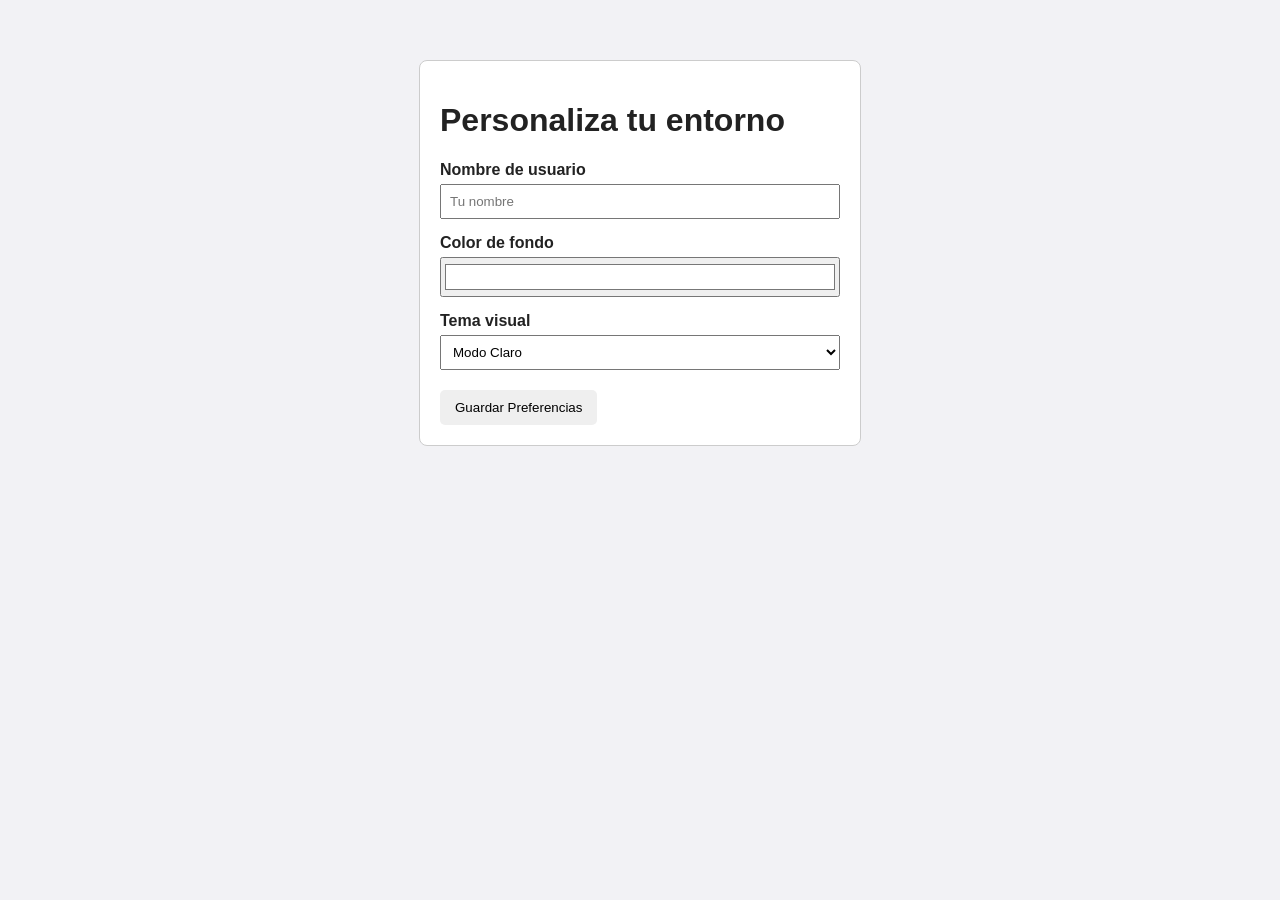
<file: index.html>
<!DOCTYPE html>
<html lang="es">

<head>
    <meta charset="UTF-8">
    <meta name="viewport" content="width=device-width, initial-scale=1">
    <title>Personalizador de interfaz</title>
    <link rel="stylesheet" href="styles.css">
</head>

<body>
    <main class="panel">
        <h1>Personaliza tu entorno</h1>

        <!-- Contenedor vacío: el bloque de bienvenida se inyecta desde script.js -->
        <div id="contenedor-bienvenida"></div>

        <form id="formulario" autocomplete="off">
            <label for="nombre-usuario">Nombre de usuario</label>
            <input type="text" id="nombre-usuario" placeholder="Tu nombre">

            <label for="color-fondo">Color de fondo</label>
            <input type="color" id="color-fondo" value="#ffffff">

            <label for="tema-visual">Tema visual</label>
            <select id="tema-visual">
                <option value="claro">Modo Claro</option>
                <option value="oscuro">Modo Oscuro</option>
            </select>

            <div class="acciones">
                <!-- type="submit": al pulsarlo se dispara el evento "submit" del formulario -->
                <button type="submit">Guardar Preferencias</button>
            </div>
        </form>
    </main>

    <script src="script.js"></script>
</body>

</html>
</file>
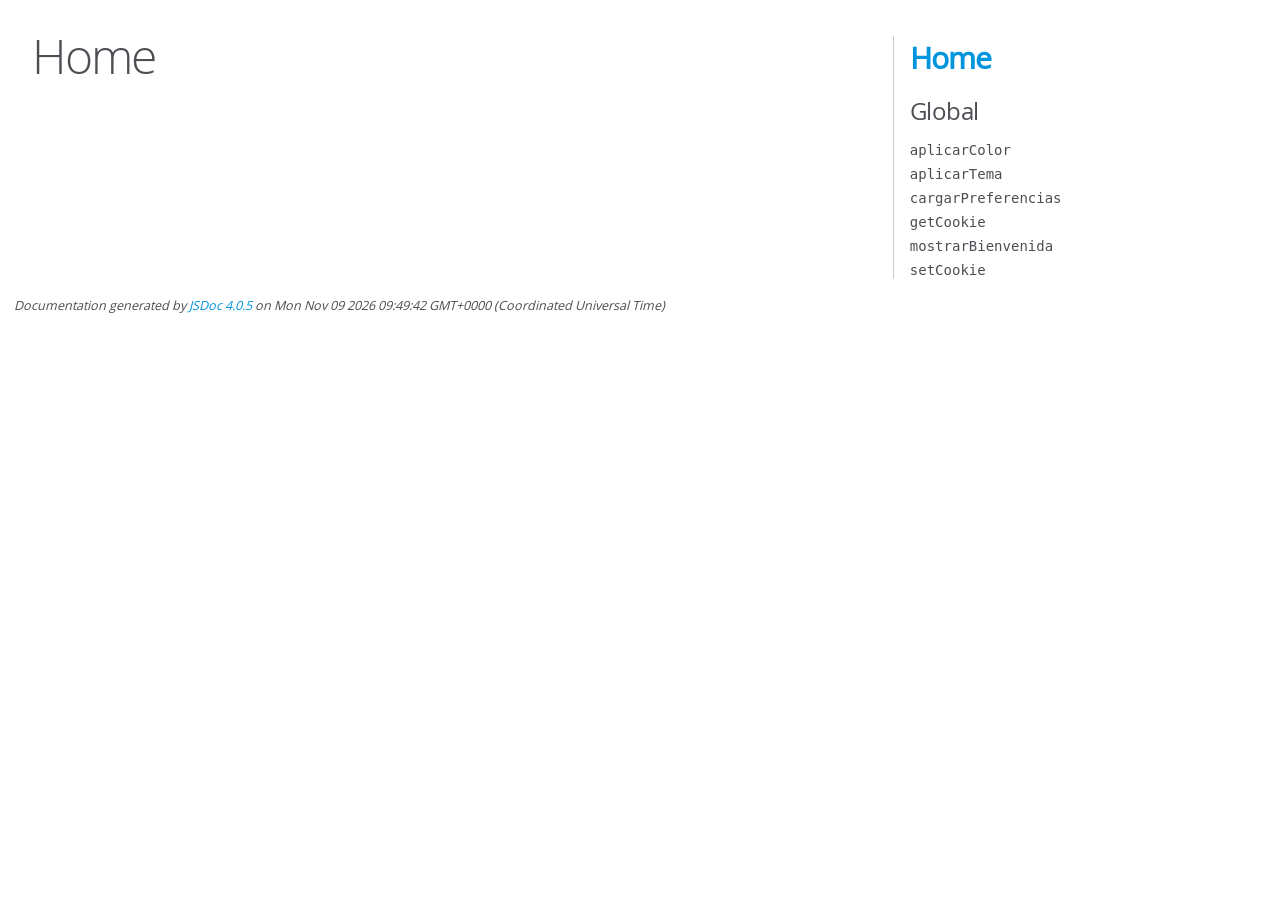
<file: documentacion/index.html>
<!DOCTYPE html>
<html lang="en">
<head>
    <meta charset="utf-8">
    <title>JSDoc: Home</title>

    <script src="scripts/prettify/prettify.js"> </script>
    <script src="scripts/prettify/lang-css.js"> </script>
    <!--[if lt IE 9]>
      <script src="//html5shiv.googlecode.com/svn/trunk/html5.js"></script>
    <![endif]-->
    <link type="text/css" rel="stylesheet" href="styles/prettify-tomorrow.css">
    <link type="text/css" rel="stylesheet" href="styles/jsdoc-default.css">
</head>

<body>

<div id="main">

    <h1 class="page-title">Home</h1>

    



    


    <h3> </h3>










    









</div>

<nav>
    <h2><a href="index.html">Home</a></h2><h3>Global</h3><ul><li><a href="global.html#aplicarColor">aplicarColor</a></li><li><a href="global.html#aplicarTema">aplicarTema</a></li><li><a href="global.html#cargarPreferencias">cargarPreferencias</a></li><li><a href="global.html#getCookie">getCookie</a></li><li><a href="global.html#mostrarBienvenida">mostrarBienvenida</a></li><li><a href="global.html#setCookie">setCookie</a></li></ul>
</nav>

<br class="clear">

<footer>
    Documentation generated by <a href="https://github.com/jsdoc/jsdoc">JSDoc 4.0.5</a> on Mon Nov 09 2026 09:49:42 GMT+0000 (Coordinated Universal Time)
</footer>

<script> prettyPrint(); </script>
<script src="scripts/linenumber.js"> </script>
</body>
</html>
</file>
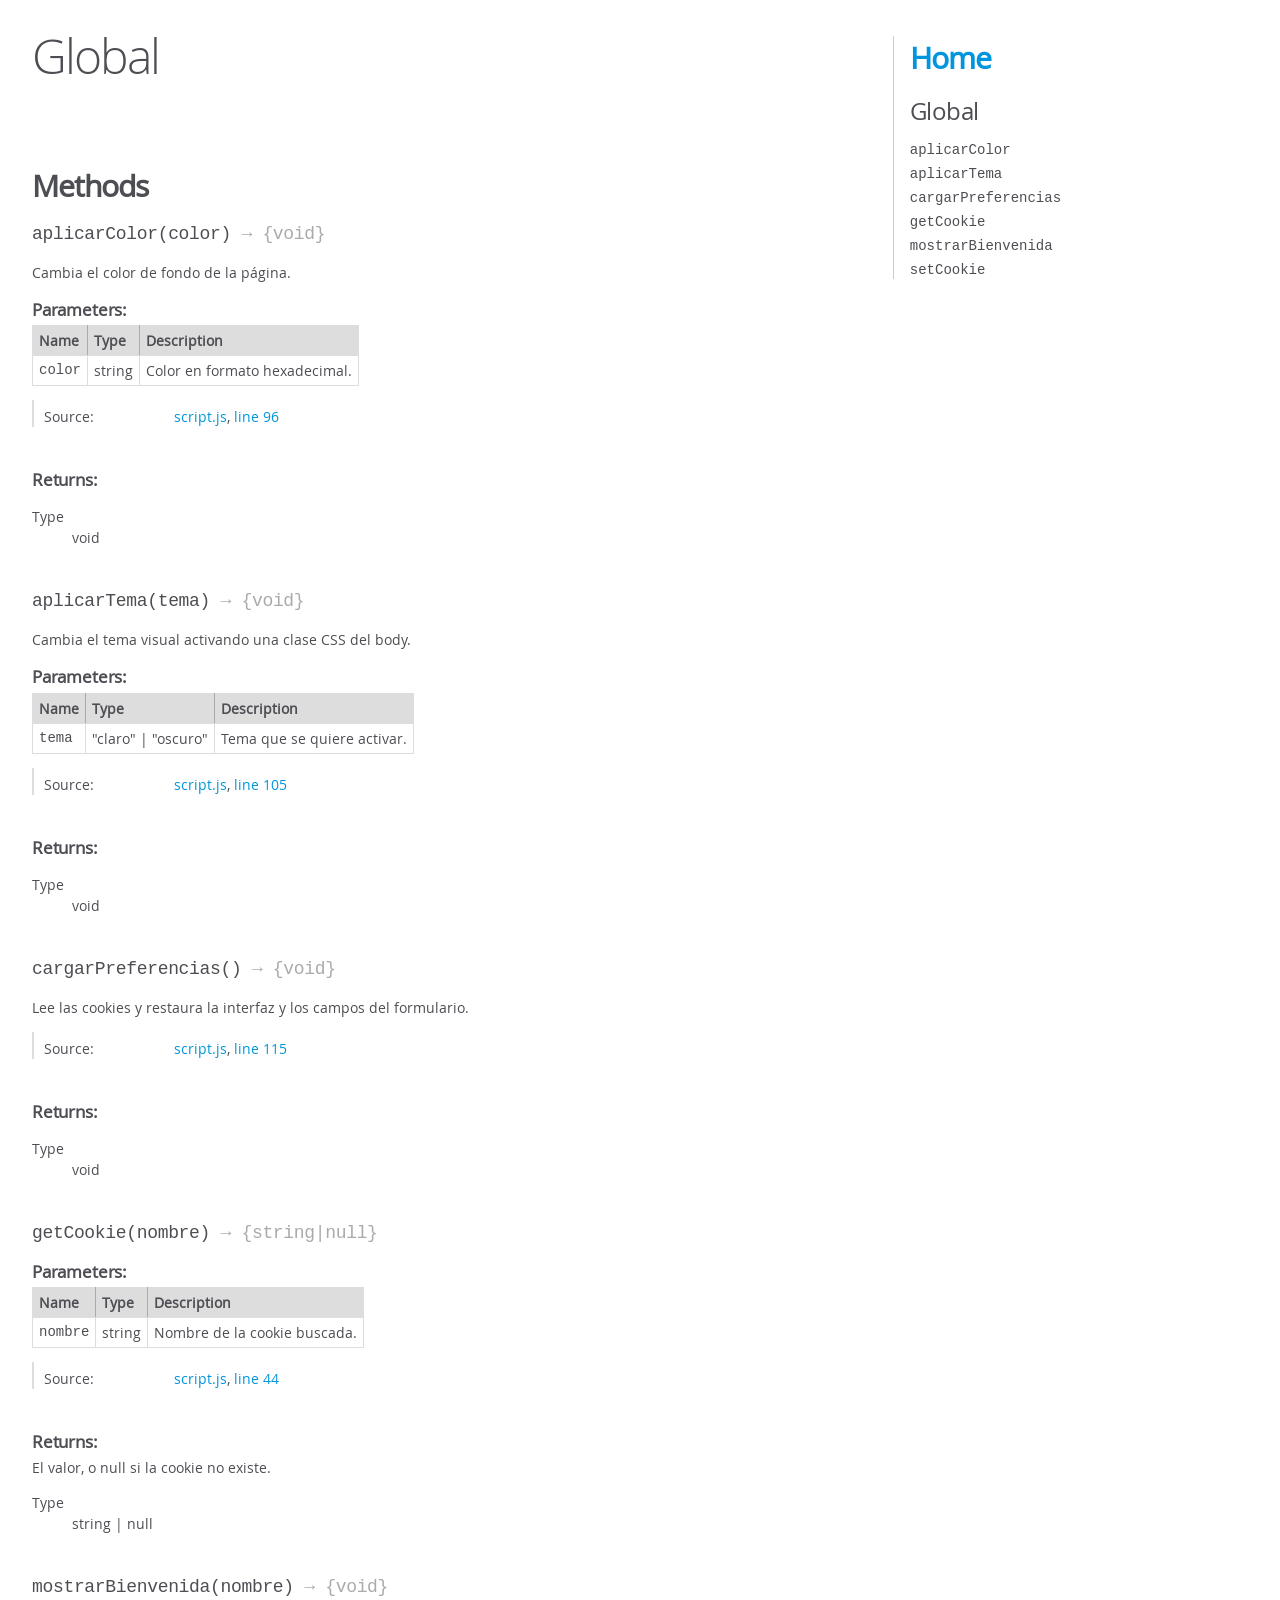
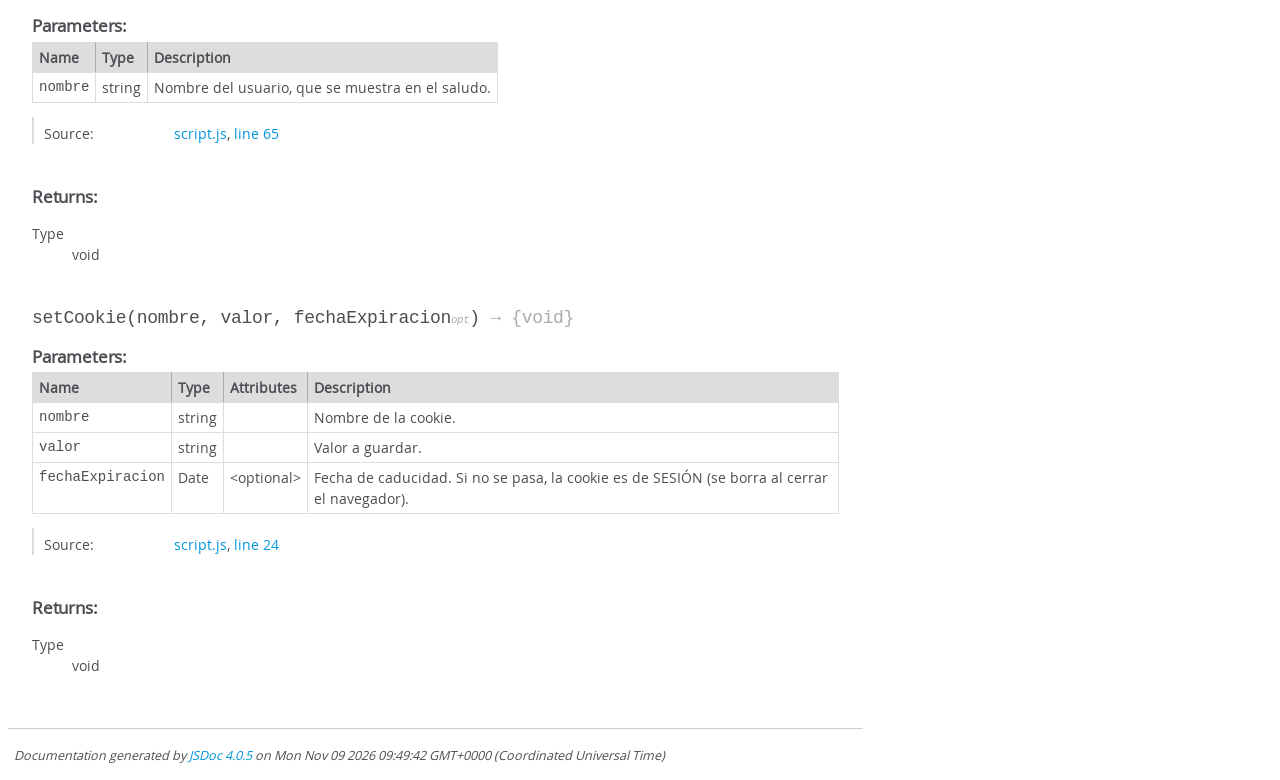
<file: documentacion/global.html>
<!DOCTYPE html>
<html lang="en">
<head>
    <meta charset="utf-8">
    <title>JSDoc: Global</title>

    <script src="scripts/prettify/prettify.js"> </script>
    <script src="scripts/prettify/lang-css.js"> </script>
    <!--[if lt IE 9]>
      <script src="//html5shiv.googlecode.com/svn/trunk/html5.js"></script>
    <![endif]-->
    <link type="text/css" rel="stylesheet" href="styles/prettify-tomorrow.css">
    <link type="text/css" rel="stylesheet" href="styles/jsdoc-default.css">
</head>

<body>

<div id="main">

    <h1 class="page-title">Global</h1>

    




<section>

<header>
    
        <h2></h2>
        
    
</header>

<article>
    <div class="container-overview">
    
        

        


<dl class="details">

    

    

    

    

    

    

    

    

    

    

    

    

    

    

    

    
</dl>


        
    
    </div>

    

    

    

    

    

    

    

    
        <h3 class="subsection-title">Methods</h3>

        
            

    

    
    <h4 class="name" id="aplicarColor"><span class="type-signature"></span>aplicarColor<span class="signature">(color)</span><span class="type-signature"> &rarr; {void}</span></h4>
    

    



<div class="description">
    Cambia el color de fondo de la página.
</div>









    <h5>Parameters:</h5>
    

<table class="params">
    <thead>
    <tr>
        
        <th>Name</th>
        

        <th>Type</th>

        

        

        <th class="last">Description</th>
    </tr>
    </thead>

    <tbody>
    

        <tr>
            
                <td class="name"><code>color</code></td>
            

            <td class="type">
            
                
<span class="param-type">string</span>


            
            </td>

            

            

            <td class="description last">Color en formato hexadecimal.</td>
        </tr>

    
    </tbody>
</table>






<dl class="details">

    

    

    

    

    

    

    

    

    

    

    

    

    
    <dt class="tag-source">Source:</dt>
    <dd class="tag-source"><ul class="dummy"><li>
        <a href="script.js.html">script.js</a>, <a href="script.js.html#line96">line 96</a>
    </li></ul></dd>
    

    

    

    
</dl>















<h5>Returns:</h5>

        


<dl>
    <dt>
        Type
    </dt>
    <dd>
        
<span class="param-type">void</span>


    </dd>
</dl>

    





        
            

    

    
    <h4 class="name" id="aplicarTema"><span class="type-signature"></span>aplicarTema<span class="signature">(tema)</span><span class="type-signature"> &rarr; {void}</span></h4>
    

    



<div class="description">
    Cambia el tema visual activando una clase CSS del body.
</div>









    <h5>Parameters:</h5>
    

<table class="params">
    <thead>
    <tr>
        
        <th>Name</th>
        

        <th>Type</th>

        

        

        <th class="last">Description</th>
    </tr>
    </thead>

    <tbody>
    

        <tr>
            
                <td class="name"><code>tema</code></td>
            

            <td class="type">
            
                
<span class="param-type">"claro"</span>
|

<span class="param-type">"oscuro"</span>


            
            </td>

            

            

            <td class="description last">Tema que se quiere activar.</td>
        </tr>

    
    </tbody>
</table>






<dl class="details">

    

    

    

    

    

    

    

    

    

    

    

    

    
    <dt class="tag-source">Source:</dt>
    <dd class="tag-source"><ul class="dummy"><li>
        <a href="script.js.html">script.js</a>, <a href="script.js.html#line105">line 105</a>
    </li></ul></dd>
    

    

    

    
</dl>















<h5>Returns:</h5>

        


<dl>
    <dt>
        Type
    </dt>
    <dd>
        
<span class="param-type">void</span>


    </dd>
</dl>

    





        
            

    

    
    <h4 class="name" id="cargarPreferencias"><span class="type-signature"></span>cargarPreferencias<span class="signature">()</span><span class="type-signature"> &rarr; {void}</span></h4>
    

    



<div class="description">
    Lee las cookies y restaura la interfaz y los campos del formulario.
</div>













<dl class="details">

    

    

    

    

    

    

    

    

    

    

    

    

    
    <dt class="tag-source">Source:</dt>
    <dd class="tag-source"><ul class="dummy"><li>
        <a href="script.js.html">script.js</a>, <a href="script.js.html#line115">line 115</a>
    </li></ul></dd>
    

    

    

    
</dl>















<h5>Returns:</h5>

        


<dl>
    <dt>
        Type
    </dt>
    <dd>
        
<span class="param-type">void</span>


    </dd>
</dl>

    





        
            

    

    
    <h4 class="name" id="getCookie"><span class="type-signature"></span>getCookie<span class="signature">(nombre)</span><span class="type-signature"> &rarr; {string|null}</span></h4>
    

    











    <h5>Parameters:</h5>
    

<table class="params">
    <thead>
    <tr>
        
        <th>Name</th>
        

        <th>Type</th>

        

        

        <th class="last">Description</th>
    </tr>
    </thead>

    <tbody>
    

        <tr>
            
                <td class="name"><code>nombre</code></td>
            

            <td class="type">
            
                
<span class="param-type">string</span>


            
            </td>

            

            

            <td class="description last">Nombre de la cookie buscada.</td>
        </tr>

    
    </tbody>
</table>






<dl class="details">

    

    

    

    

    

    

    

    

    

    

    

    

    
    <dt class="tag-source">Source:</dt>
    <dd class="tag-source"><ul class="dummy"><li>
        <a href="script.js.html">script.js</a>, <a href="script.js.html#line44">line 44</a>
    </li></ul></dd>
    

    

    

    
</dl>















<h5>Returns:</h5>

        
<div class="param-desc">
    El valor, o null si la cookie no existe.
</div>



<dl>
    <dt>
        Type
    </dt>
    <dd>
        
<span class="param-type">string</span>
|

<span class="param-type">null</span>


    </dd>
</dl>

    





        
            

    

    
    <h4 class="name" id="mostrarBienvenida"><span class="type-signature"></span>mostrarBienvenida<span class="signature">(nombre)</span><span class="type-signature"> &rarr; {void}</span></h4>
    

    











    <h5>Parameters:</h5>
    

<table class="params">
    <thead>
    <tr>
        
        <th>Name</th>
        

        <th>Type</th>

        

        

        <th class="last">Description</th>
    </tr>
    </thead>

    <tbody>
    

        <tr>
            
                <td class="name"><code>nombre</code></td>
            

            <td class="type">
            
                
<span class="param-type">string</span>


            
            </td>

            

            

            <td class="description last">Nombre del usuario, que se muestra en el saludo.</td>
        </tr>

    
    </tbody>
</table>






<dl class="details">

    

    

    

    

    

    

    

    

    

    

    

    

    
    <dt class="tag-source">Source:</dt>
    <dd class="tag-source"><ul class="dummy"><li>
        <a href="script.js.html">script.js</a>, <a href="script.js.html#line65">line 65</a>
    </li></ul></dd>
    

    

    

    
</dl>















<h5>Returns:</h5>

        


<dl>
    <dt>
        Type
    </dt>
    <dd>
        
<span class="param-type">void</span>


    </dd>
</dl>

    





        
            

    

    
    <h4 class="name" id="setCookie"><span class="type-signature"></span>setCookie<span class="signature">(nombre, valor, fechaExpiracion<span class="signature-attributes">opt</span>)</span><span class="type-signature"> &rarr; {void}</span></h4>
    

    











    <h5>Parameters:</h5>
    

<table class="params">
    <thead>
    <tr>
        
        <th>Name</th>
        

        <th>Type</th>

        
        <th>Attributes</th>
        

        

        <th class="last">Description</th>
    </tr>
    </thead>

    <tbody>
    

        <tr>
            
                <td class="name"><code>nombre</code></td>
            

            <td class="type">
            
                
<span class="param-type">string</span>


            
            </td>

            
                <td class="attributes">
                

                

                
                </td>
            

            

            <td class="description last">Nombre de la cookie.</td>
        </tr>

    

        <tr>
            
                <td class="name"><code>valor</code></td>
            

            <td class="type">
            
                
<span class="param-type">string</span>


            
            </td>

            
                <td class="attributes">
                

                

                
                </td>
            

            

            <td class="description last">Valor a guardar.</td>
        </tr>

    

        <tr>
            
                <td class="name"><code>fechaExpiracion</code></td>
            

            <td class="type">
            
                
<span class="param-type">Date</span>


            
            </td>

            
                <td class="attributes">
                
                    &lt;optional><br>
                

                

                
                </td>
            

            

            <td class="description last">Fecha de caducidad. Si no se pasa,
  la cookie es de SESIÓN (se borra al cerrar el navegador).</td>
        </tr>

    
    </tbody>
</table>






<dl class="details">

    

    

    

    

    

    

    

    

    

    

    

    

    
    <dt class="tag-source">Source:</dt>
    <dd class="tag-source"><ul class="dummy"><li>
        <a href="script.js.html">script.js</a>, <a href="script.js.html#line24">line 24</a>
    </li></ul></dd>
    

    

    

    
</dl>















<h5>Returns:</h5>

        


<dl>
    <dt>
        Type
    </dt>
    <dd>
        
<span class="param-type">void</span>


    </dd>
</dl>

    





        
    

    

    
</article>

</section>




</div>

<nav>
    <h2><a href="index.html">Home</a></h2><h3>Global</h3><ul><li><a href="global.html#aplicarColor">aplicarColor</a></li><li><a href="global.html#aplicarTema">aplicarTema</a></li><li><a href="global.html#cargarPreferencias">cargarPreferencias</a></li><li><a href="global.html#getCookie">getCookie</a></li><li><a href="global.html#mostrarBienvenida">mostrarBienvenida</a></li><li><a href="global.html#setCookie">setCookie</a></li></ul>
</nav>

<br class="clear">

<footer>
    Documentation generated by <a href="https://github.com/jsdoc/jsdoc">JSDoc 4.0.5</a> on Mon Nov 09 2026 09:49:42 GMT+0000 (Coordinated Universal Time)
</footer>

<script> prettyPrint(); </script>
<script src="scripts/linenumber.js"> </script>
</body>
</html>
</file>
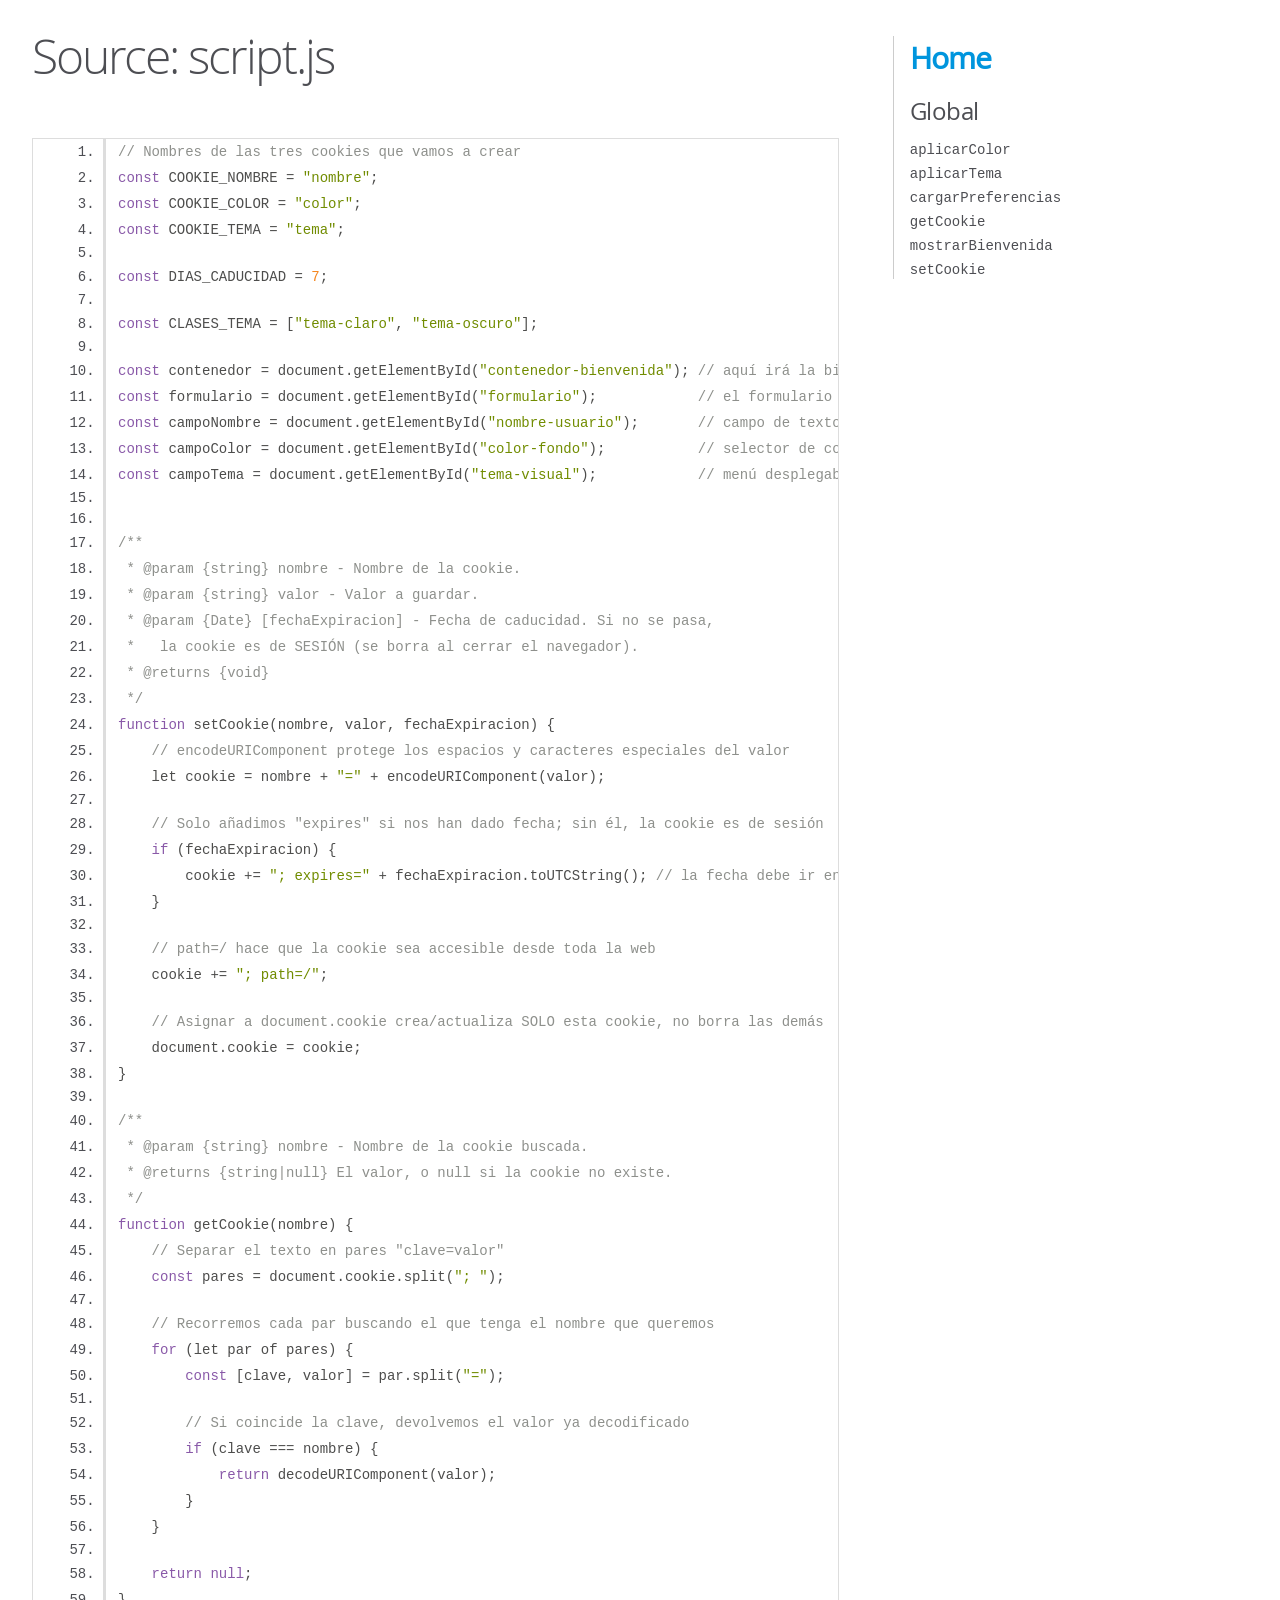
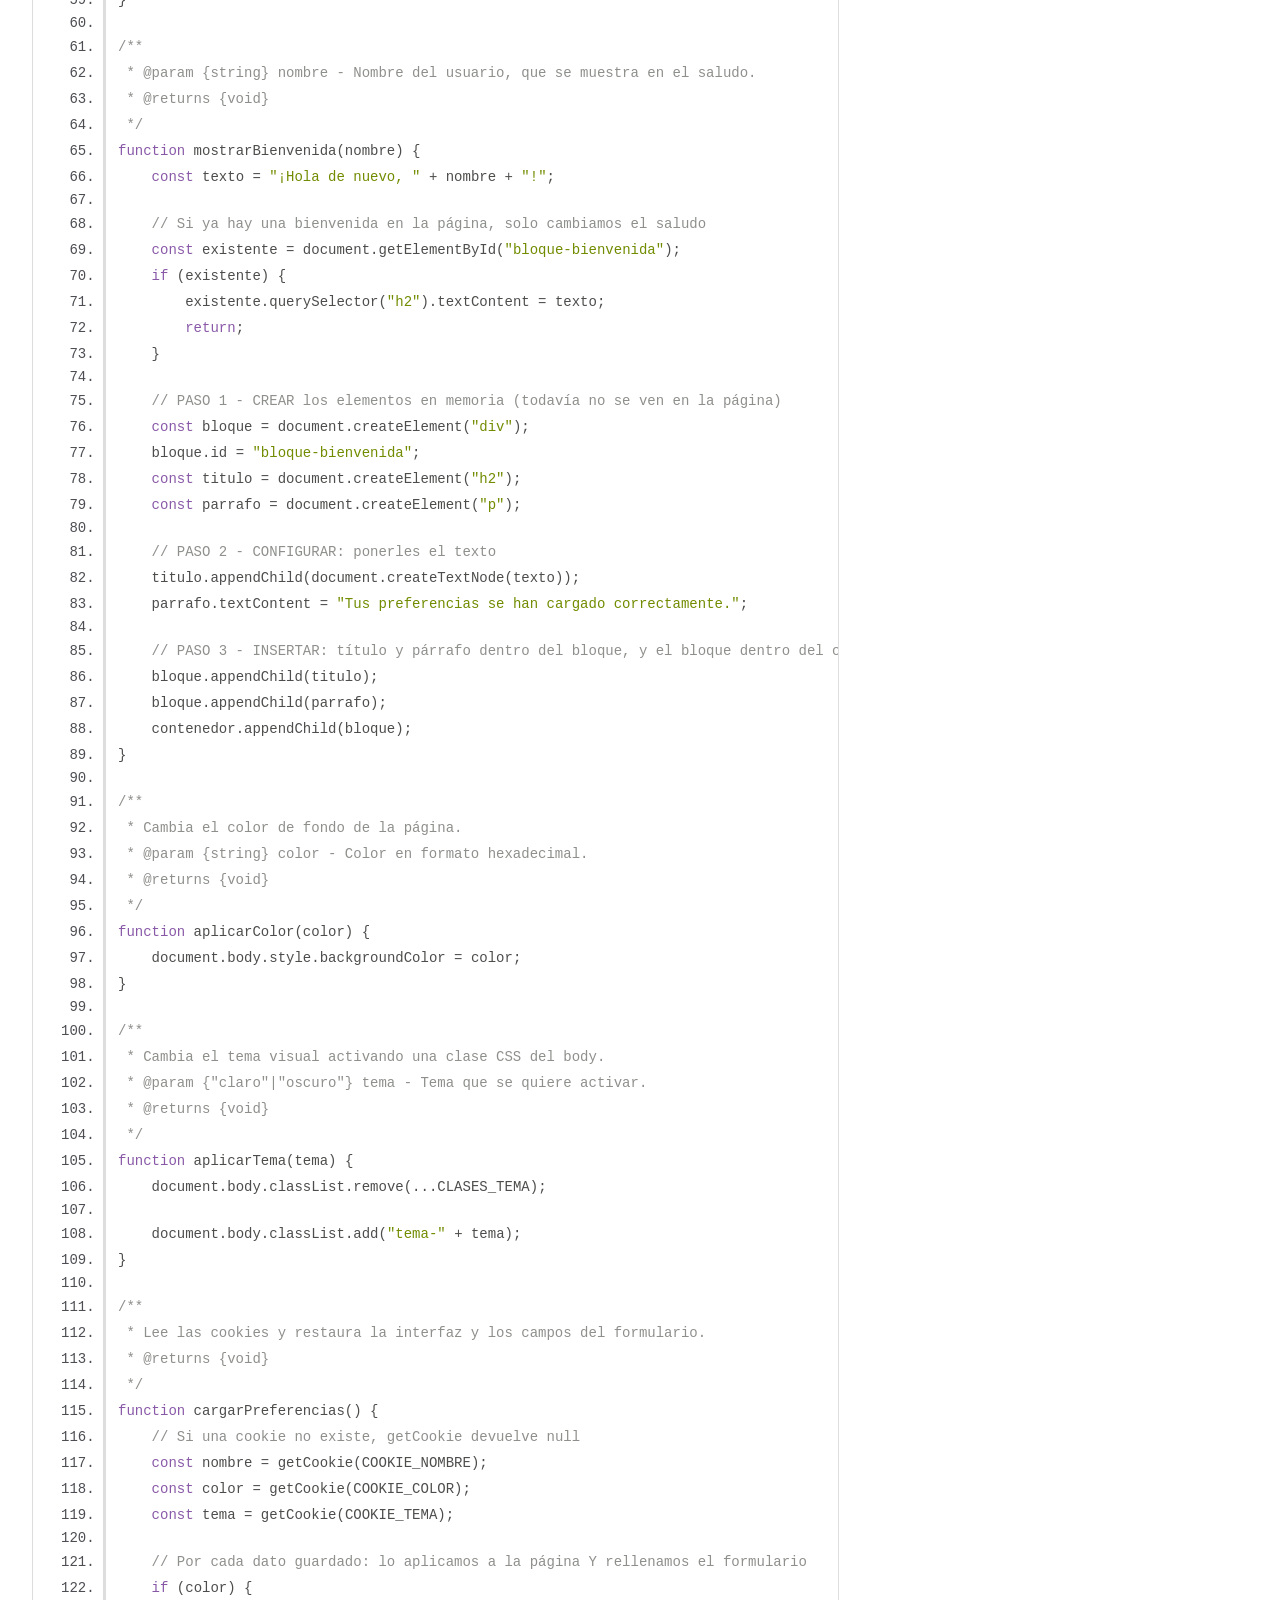
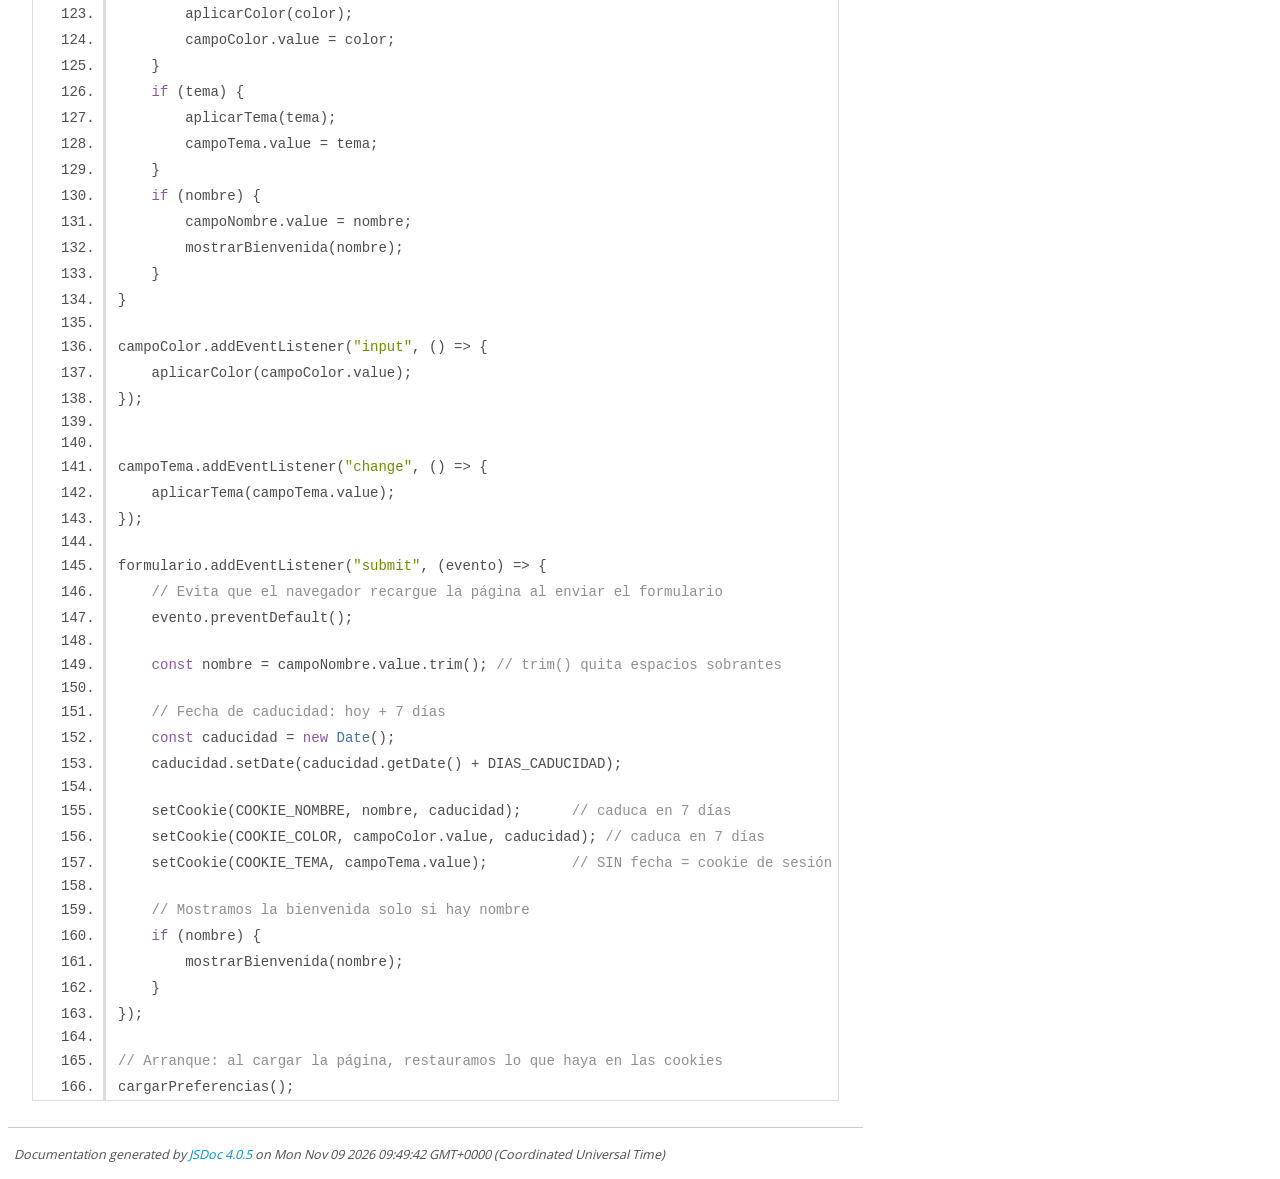
<file: documentacion/script.js.html>
<!DOCTYPE html>
<html lang="en">
<head>
    <meta charset="utf-8">
    <title>JSDoc: Source: script.js</title>

    <script src="scripts/prettify/prettify.js"> </script>
    <script src="scripts/prettify/lang-css.js"> </script>
    <!--[if lt IE 9]>
      <script src="//html5shiv.googlecode.com/svn/trunk/html5.js"></script>
    <![endif]-->
    <link type="text/css" rel="stylesheet" href="styles/prettify-tomorrow.css">
    <link type="text/css" rel="stylesheet" href="styles/jsdoc-default.css">
</head>

<body>

<div id="main">

    <h1 class="page-title">Source: script.js</h1>

    



    
    <section>
        <article>
            <pre class="prettyprint source linenums"><code>// Nombres de las tres cookies que vamos a crear
const COOKIE_NOMBRE = "nombre";
const COOKIE_COLOR = "color";
const COOKIE_TEMA = "tema";

const DIAS_CADUCIDAD = 7;

const CLASES_TEMA = ["tema-claro", "tema-oscuro"];

const contenedor = document.getElementById("contenedor-bienvenida"); // aquí irá la bienvenida
const formulario = document.getElementById("formulario");            // el formulario entero
const campoNombre = document.getElementById("nombre-usuario");       // campo de texto
const campoColor = document.getElementById("color-fondo");           // selector de color
const campoTema = document.getElementById("tema-visual");            // menú desplegable


/**
 * @param {string} nombre - Nombre de la cookie.
 * @param {string} valor - Valor a guardar.
 * @param {Date} [fechaExpiracion] - Fecha de caducidad. Si no se pasa,
 *   la cookie es de SESIÓN (se borra al cerrar el navegador).
 * @returns {void}
 */
function setCookie(nombre, valor, fechaExpiracion) {
    // encodeURIComponent protege los espacios y caracteres especiales del valor
    let cookie = nombre + "=" + encodeURIComponent(valor);

    // Solo añadimos "expires" si nos han dado fecha; sin él, la cookie es de sesión
    if (fechaExpiracion) {
        cookie += "; expires=" + fechaExpiracion.toUTCString(); // la fecha debe ir en formato UTC
    }

    // path=/ hace que la cookie sea accesible desde toda la web
    cookie += "; path=/";

    // Asignar a document.cookie crea/actualiza SOLO esta cookie, no borra las demás
    document.cookie = cookie;
}

/**
 * @param {string} nombre - Nombre de la cookie buscada.
 * @returns {string|null} El valor, o null si la cookie no existe.
 */
function getCookie(nombre) {
    // Separar el texto en pares "clave=valor"
    const pares = document.cookie.split("; ");

    // Recorremos cada par buscando el que tenga el nombre que queremos
    for (let par of pares) {
        const [clave, valor] = par.split("=");

        // Si coincide la clave, devolvemos el valor ya decodificado
        if (clave === nombre) {
            return decodeURIComponent(valor);
        }
    }

    return null;
}

/**
 * @param {string} nombre - Nombre del usuario, que se muestra en el saludo.
 * @returns {void}
 */
function mostrarBienvenida(nombre) {
    const texto = "¡Hola de nuevo, " + nombre + "!";

    // Si ya hay una bienvenida en la página, solo cambiamos el saludo
    const existente = document.getElementById("bloque-bienvenida");
    if (existente) {
        existente.querySelector("h2").textContent = texto;
        return;
    }

    // PASO 1 - CREAR los elementos en memoria (todavía no se ven en la página)
    const bloque = document.createElement("div");
    bloque.id = "bloque-bienvenida";
    const titulo = document.createElement("h2");
    const parrafo = document.createElement("p");

    // PASO 2 - CONFIGURAR: ponerles el texto
    titulo.appendChild(document.createTextNode(texto));
    parrafo.textContent = "Tus preferencias se han cargado correctamente.";

    // PASO 3 - INSERTAR: título y párrafo dentro del bloque, y el bloque dentro del contenedor que ya existe en el HTML
    bloque.appendChild(titulo);
    bloque.appendChild(parrafo);
    contenedor.appendChild(bloque);
}

/**
 * Cambia el color de fondo de la página.
 * @param {string} color - Color en formato hexadecimal.
 * @returns {void}
 */
function aplicarColor(color) {
    document.body.style.backgroundColor = color;
}

/**
 * Cambia el tema visual activando una clase CSS del body.
 * @param {"claro"|"oscuro"} tema - Tema que se quiere activar.
 * @returns {void}
 */
function aplicarTema(tema) {
    document.body.classList.remove(...CLASES_TEMA);

    document.body.classList.add("tema-" + tema);
}

/**
 * Lee las cookies y restaura la interfaz y los campos del formulario.
 * @returns {void}
 */
function cargarPreferencias() {
    // Si una cookie no existe, getCookie devuelve null
    const nombre = getCookie(COOKIE_NOMBRE);
    const color = getCookie(COOKIE_COLOR);
    const tema = getCookie(COOKIE_TEMA);

    // Por cada dato guardado: lo aplicamos a la página Y rellenamos el formulario
    if (color) {
        aplicarColor(color);
        campoColor.value = color;
    }
    if (tema) {
        aplicarTema(tema);
        campoTema.value = tema;
    }
    if (nombre) {
        campoNombre.value = nombre;
        mostrarBienvenida(nombre);
    }
}

campoColor.addEventListener("input", () => {
    aplicarColor(campoColor.value);
});


campoTema.addEventListener("change", () => {
    aplicarTema(campoTema.value);
});

formulario.addEventListener("submit", (evento) => {
    // Evita que el navegador recargue la página al enviar el formulario
    evento.preventDefault();

    const nombre = campoNombre.value.trim(); // trim() quita espacios sobrantes

    // Fecha de caducidad: hoy + 7 días
    const caducidad = new Date();
    caducidad.setDate(caducidad.getDate() + DIAS_CADUCIDAD);

    setCookie(COOKIE_NOMBRE, nombre, caducidad);      // caduca en 7 días
    setCookie(COOKIE_COLOR, campoColor.value, caducidad); // caduca en 7 días
    setCookie(COOKIE_TEMA, campoTema.value);          // SIN fecha = cookie de sesión

    // Mostramos la bienvenida solo si hay nombre
    if (nombre) {
        mostrarBienvenida(nombre);
    }
});

// Arranque: al cargar la página, restauramos lo que haya en las cookies
cargarPreferencias();</code></pre>
        </article>
    </section>




</div>

<nav>
    <h2><a href="index.html">Home</a></h2><h3>Global</h3><ul><li><a href="global.html#aplicarColor">aplicarColor</a></li><li><a href="global.html#aplicarTema">aplicarTema</a></li><li><a href="global.html#cargarPreferencias">cargarPreferencias</a></li><li><a href="global.html#getCookie">getCookie</a></li><li><a href="global.html#mostrarBienvenida">mostrarBienvenida</a></li><li><a href="global.html#setCookie">setCookie</a></li></ul>
</nav>

<br class="clear">

<footer>
    Documentation generated by <a href="https://github.com/jsdoc/jsdoc">JSDoc 4.0.5</a> on Mon Nov 09 2026 09:49:42 GMT+0000 (Coordinated Universal Time)
</footer>

<script> prettyPrint(); </script>
<script src="scripts/linenumber.js"> </script>
</body>
</html>
</file>
<file: styles.css>
body {
    font-family: Arial, sans-serif;
    background-color: #f2f2f5;
    color: #222222;
    margin: 0;
    padding: 20px;
}

.panel {
    max-width: 400px;
    margin: 40px auto;
    padding: 20px;
    background-color: #ffffff;
    border: 1px solid #cccccc;
    border-radius: 8px;
}

#contenedor-bienvenida h2 {
    margin: 0 0 5px 0;
}

label {
    display: block;
    margin-top: 15px;
    margin-bottom: 5px;
    font-weight: bold;
}

input,
select {
    width: 100%;
    padding: 8px;
    box-sizing: border-box;
}

input[type="color"] {
    height: 40px;
    padding: 2px;
}

.acciones {
    margin-top: 20px;
}

button {
    padding: 10px 15px;
    border: none;
    border-radius: 5px;
}

body.tema-claro {
    color: #ffffff;
}

body.tema-oscuro {
    background-color: #1a1a1f;
    color: #f0f0f0;
}

body.tema-oscuro .panel {
    background-color: #2a2a33;
    border-color: #555555;
}

body.tema-oscuro input,
body.tema-oscuro select {
    background-color: #3a3a45;
    color: #f0f0f0;
    border: 1px solid #666666;
}
</file>
<file: documentacion/styles/prettify-tomorrow.css>
/* Tomorrow Theme */
/* Original theme - https://github.com/chriskempson/tomorrow-theme */
/* Pretty printing styles. Used with prettify.js. */
/* SPAN elements with the classes below are added by prettyprint. */
/* plain text */
.pln {
  color: #4d4d4c; }

@media screen {
  /* string content */
  .str {
    color: #718c00; }

  /* a keyword */
  .kwd {
    color: #8959a8; }

  /* a comment */
  .com {
    color: #8e908c; }

  /* a type name */
  .typ {
    color: #4271ae; }

  /* a literal value */
  .lit {
    color: #f5871f; }

  /* punctuation */
  .pun {
    color: #4d4d4c; }

  /* lisp open bracket */
  .opn {
    color: #4d4d4c; }

  /* lisp close bracket */
  .clo {
    color: #4d4d4c; }

  /* a markup tag name */
  .tag {
    color: #c82829; }

  /* a markup attribute name */
  .atn {
    color: #f5871f; }

  /* a markup attribute value */
  .atv {
    color: #3e999f; }

  /* a declaration */
  .dec {
    color: #f5871f; }

  /* a variable name */
  .var {
    color: #c82829; }

  /* a function name */
  .fun {
    color: #4271ae; } }
/* Use higher contrast and text-weight for printable form. */
@media print, projection {
  .str {
    color: #060; }

  .kwd {
    color: #006;
    font-weight: bold; }

  .com {
    color: #600;
    font-style: italic; }

  .typ {
    color: #404;
    font-weight: bold; }

  .lit {
    color: #044; }

  .pun, .opn, .clo {
    color: #440; }

  .tag {
    color: #006;
    font-weight: bold; }

  .atn {
    color: #404; }

  .atv {
    color: #060; } }
/* Style */
/*
pre.prettyprint {
  background: white;
  font-family: Consolas, Monaco, 'Andale Mono', monospace;
  font-size: 12px;
  line-height: 1.5;
  border: 1px solid #ccc;
  padding: 10px; }
*/

/* Specify class=linenums on a pre to get line numbering */
ol.linenums {
  margin-top: 0;
  margin-bottom: 0; }

/* IE indents via margin-left */
li.L0,
li.L1,
li.L2,
li.L3,
li.L4,
li.L5,
li.L6,
li.L7,
li.L8,
li.L9 {
  /* */ }

/* Alternate shading for lines */
li.L1,
li.L3,
li.L5,
li.L7,
li.L9 {
  /* */ }
</file>
<file: documentacion/styles/jsdoc-default.css>
@font-face {
    font-family: 'Open Sans';
    font-weight: normal;
    font-style: normal;
    src: url('../fonts/OpenSans-Regular-webfont.eot');
    src:
        local('Open Sans'),
        local('OpenSans'),
        url('../fonts/OpenSans-Regular-webfont.eot?#iefix') format('embedded-opentype'),
        url('../fonts/OpenSans-Regular-webfont.woff') format('woff'),
        url('../fonts/OpenSans-Regular-webfont.svg#open_sansregular') format('svg');
}

@font-face {
    font-family: 'Open Sans Light';
    font-weight: normal;
    font-style: normal;
    src: url('../fonts/OpenSans-Light-webfont.eot');
    src:
        local('Open Sans Light'),
        local('OpenSans Light'),
        url('../fonts/OpenSans-Light-webfont.eot?#iefix') format('embedded-opentype'),
        url('../fonts/OpenSans-Light-webfont.woff') format('woff'),
        url('../fonts/OpenSans-Light-webfont.svg#open_sanslight') format('svg');
}

html
{
    overflow: auto;
    background-color: #fff;
    font-size: 14px;
}

body
{
    font-family: 'Open Sans', sans-serif;
    line-height: 1.5;
    color: #4d4e53;
    background-color: white;
}

a, a:visited, a:active {
    color: #0095dd;
    text-decoration: none;
}

a:hover {
    text-decoration: underline;
}

header
{
    display: block;
    padding: 0px 4px;
}

tt, code, kbd, samp {
    font-family: Consolas, Monaco, 'Andale Mono', monospace;
}

.class-description {
    font-size: 130%;
    line-height: 140%;
    margin-bottom: 1em;
    margin-top: 1em;
}

.class-description:empty {
    margin: 0;
}

#main {
    float: left;
    width: 70%;
}

article dl {
    margin-bottom: 40px;
}

article img {
  max-width: 100%;
}

section
{
    display: block;
    background-color: #fff;
    padding: 12px 24px;
    border-bottom: 1px solid #ccc;
    margin-right: 30px;
}

.variation {
    display: none;
}

.signature-attributes {
    font-size: 60%;
    color: #aaa;
    font-style: italic;
    font-weight: lighter;
}

nav
{
    display: block;
    float: right;
    margin-top: 28px;
    width: 30%;
    box-sizing: border-box;
    border-left: 1px solid #ccc;
    padding-left: 16px;
}

nav ul {
    font-family: 'Lucida Grande', 'Lucida Sans Unicode', arial, sans-serif;
    font-size: 100%;
    line-height: 17px;
    padding: 0;
    margin: 0;
    list-style-type: none;
}

nav ul a, nav ul a:visited, nav ul a:active {
    font-family: Consolas, Monaco, 'Andale Mono', monospace;
    line-height: 18px;
    color: #4D4E53;
}

nav h3 {
    margin-top: 12px;
}

nav li {
    margin-top: 6px;
}

footer {
    display: block;
    padding: 6px;
    margin-top: 12px;
    font-style: italic;
    font-size: 90%;
}

h1, h2, h3, h4 {
    font-weight: 200;
    margin: 0;
}

h1
{
    font-family: 'Open Sans Light', sans-serif;
    font-size: 48px;
    letter-spacing: -2px;
    margin: 12px 24px 20px;
}

h2, h3.subsection-title
{
    font-size: 30px;
    font-weight: 700;
    letter-spacing: -1px;
    margin-bottom: 12px;
}

h3
{
    font-size: 24px;
    letter-spacing: -0.5px;
    margin-bottom: 12px;
}

h4
{
    font-size: 18px;
    letter-spacing: -0.33px;
    margin-bottom: 12px;
    color: #4d4e53;
}

h5, .container-overview .subsection-title
{
    font-size: 120%;
    font-weight: bold;
    letter-spacing: -0.01em;
    margin: 8px 0 3px 0;
}

h6
{
    font-size: 100%;
    letter-spacing: -0.01em;
    margin: 6px 0 3px 0;
    font-style: italic;
}

table
{
    border-spacing: 0;
    border: 0;
    border-collapse: collapse;
}

td, th
{
    border: 1px solid #ddd;
    margin: 0px;
    text-align: left;
    vertical-align: top;
    padding: 4px 6px;
    display: table-cell;
}

thead tr
{
    background-color: #ddd;
    font-weight: bold;
}

th { border-right: 1px solid #aaa; }
tr > th:last-child { border-right: 1px solid #ddd; }

.ancestors, .attribs { color: #999; }
.ancestors a, .attribs a
{
    color: #999 !important;
    text-decoration: none;
}

.clear
{
    clear: both;
}

.important
{
    font-weight: bold;
    color: #950B02;
}

.yes-def {
    text-indent: -1000px;
}

.type-signature {
    color: #aaa;
}

.name, .signature {
    font-family: Consolas, Monaco, 'Andale Mono', monospace;
}

.details { margin-top: 14px; border-left: 2px solid #DDD; }
.details dt { width: 120px; float: left; padding-left: 10px;  padding-top: 6px; }
.details dd { margin-left: 70px; }
.details ul { margin: 0; }
.details ul { list-style-type: none; }
.details li { margin-left: 30px; padding-top: 6px; }
.details pre.prettyprint { margin: 0 }
.details .object-value { padding-top: 0; }

.description {
    margin-bottom: 1em;
    margin-top: 1em;
}

.code-caption
{
    font-style: italic;
    font-size: 107%;
    margin: 0;
}

.source
{
    border: 1px solid #ddd;
    width: 80%;
    overflow: auto;
}

.prettyprint.source {
    width: inherit;
}

.source code
{
    font-size: 100%;
    line-height: 18px;
    display: block;
    padding: 4px 12px;
    margin: 0;
    background-color: #fff;
    color: #4D4E53;
}

.prettyprint code span.line
{
  display: inline-block;
}

.prettyprint.linenums
{
  padding-left: 70px;
  -webkit-user-select: none;
  -moz-user-select: none;
  -ms-user-select: none;
  user-select: none;
}

.prettyprint.linenums ol
{
  padding-left: 0;
}

.prettyprint.linenums li
{
  border-left: 3px #ddd solid;
}

.prettyprint.linenums li.selected,
.prettyprint.linenums li.selected *
{
  background-color: lightyellow;
}

.prettyprint.linenums li *
{
  -webkit-user-select: text;
  -moz-user-select: text;
  -ms-user-select: text;
  user-select: text;
}

.params .name, .props .name, .name code {
    color: #4D4E53;
    font-family: Consolas, Monaco, 'Andale Mono', monospace;
    font-size: 100%;
}

.params td.description > p:first-child,
.props td.description > p:first-child
{
    margin-top: 0;
    padding-top: 0;
}

.params td.description > p:last-child,
.props td.description > p:last-child
{
    margin-bottom: 0;
    padding-bottom: 0;
}

.disabled {
    color: #454545;
}
</file>
